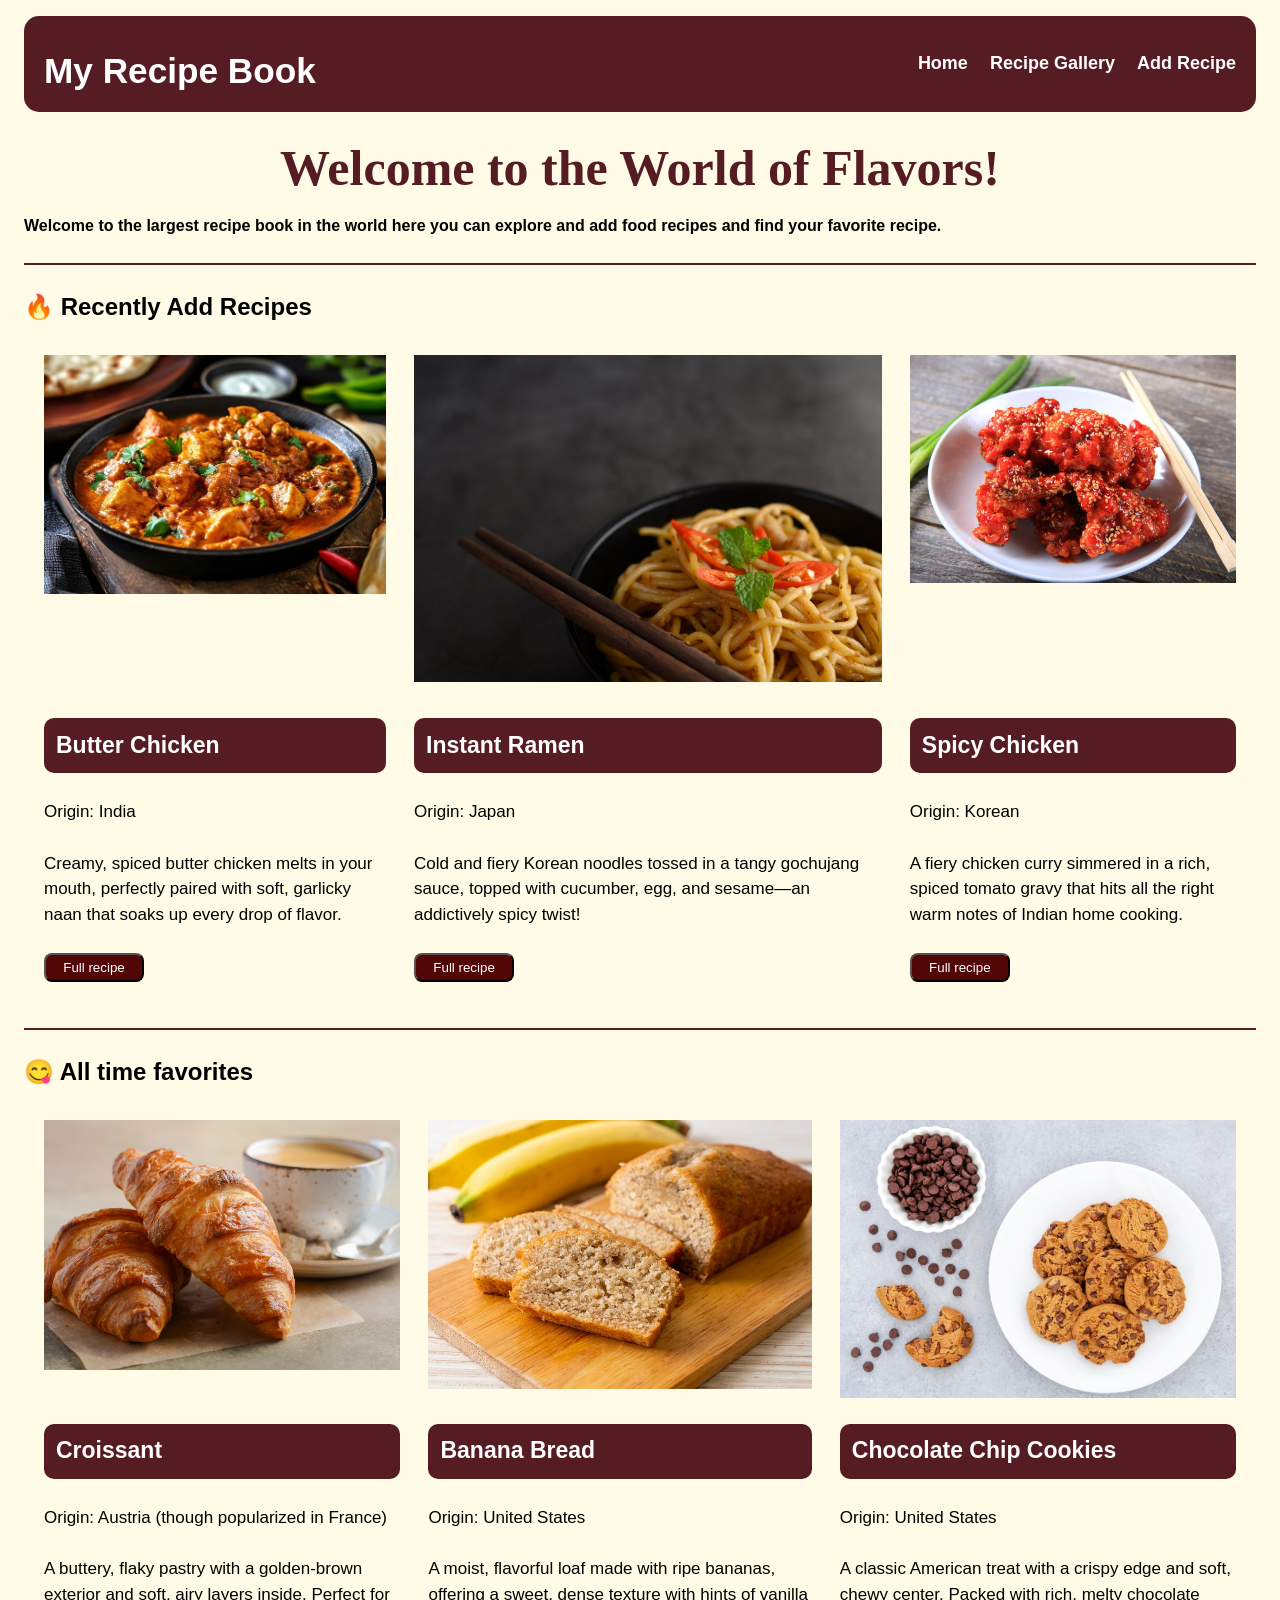
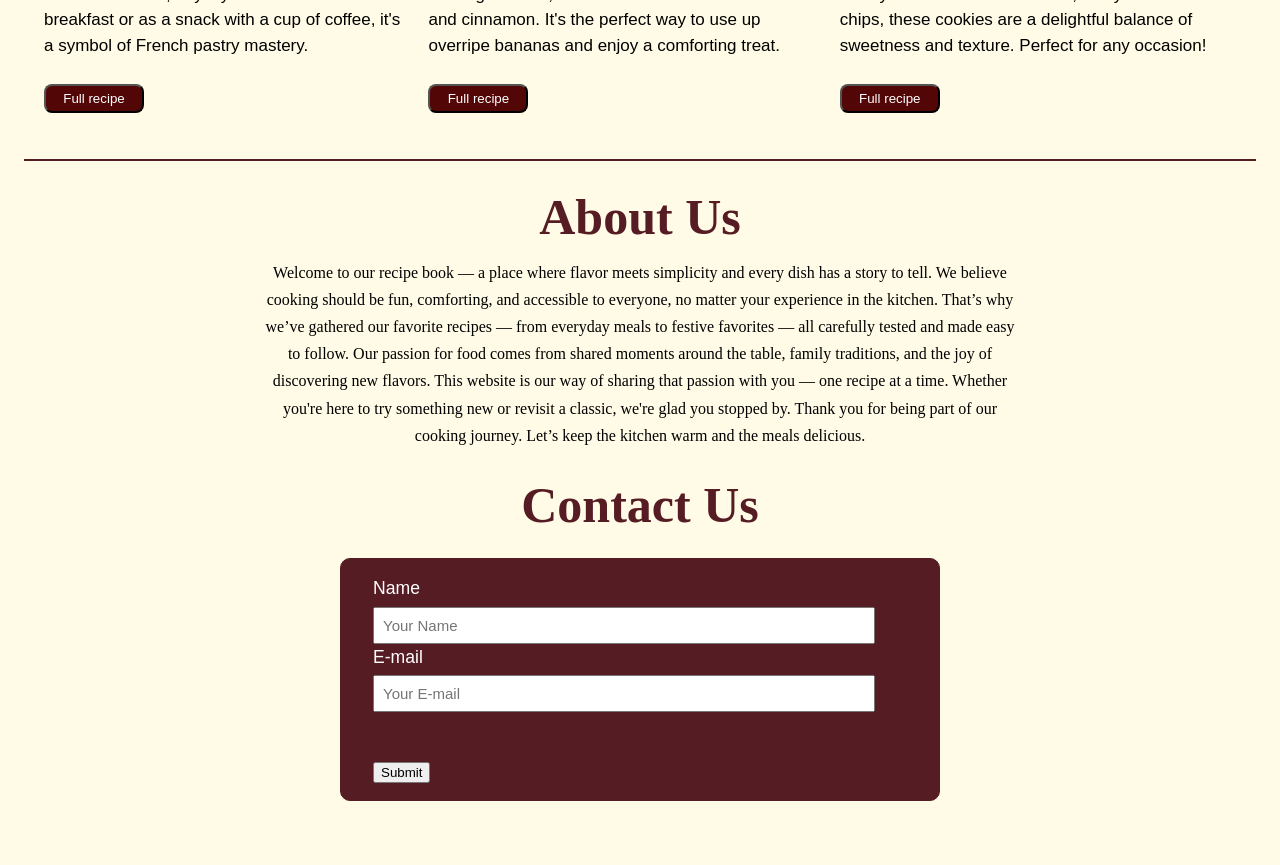
<file: Index.html>
<!DOCTYPE html>
<html lang="en">
<head>
    <meta charset="UTF-8">
    <meta name="viewport" content="width=device-width, initial-scale=1.0">
    <title>index.html</title>
    <link rel="stylesheet" href="assets/css/site.css">
    <style type="text/css">
        a{
            text-decoration: none; font-family: Arial, Helvetica, sans-serif; color: #fff;
        }
        .navbar{
            background-color: #561C24; padding-right: 20px; padding-left: 25px; height: 70px; padding-top: 10px; border-radius: 15px;
        }
        .navdiv{
            display: flex; align-items: center; justify-content: space-between;
        }
        .logo a{
            font-size: 35px; font-weight: 600; color: white; padding-top: 15px;
        }
        li{
             display: inline-block;
        }
        li a{
            color: white; font-size: 18px; font-weight: bold; margin-right: 25px;
        }
        .box{
            width: 175px; height: 55px; background-color: #561C24; border-color: black; border-radius: 10px; position: relative; margin: 0;
        }
        .box{
            font-size: 23px; font-weight: 600; color: white; padding-left: 10px;  display: flex; align-items: center; font-family: Arial, Helvetica, sans-serif;
        }
        td button{
            padding: 5px; height: 5%; width: 100px; background-color: rgb(83, 6, 6); border-radius: 8px;
        }
        table{
            font-family: Arial, Helvetica, sans-serif;
        }
        h2{
            font-family: Arial, Helvetica, sans-serif;
        }
        p{
            font-family: Arial, Helvetica, sans-serif; font-weight: 600;
        }
        table td{
            font-family: 'Gill Sans', 'Gill Sans MT', Calibri, 'Trebuchet MS', sans-serif; font-size: 17px;
        }
        h1{
            text-align: center; color: #561C24; font-size: 50px;
        }
        article{
            word-wrap: break-word; width: 600px; text-align: center; margin-left: 500px;
        }
        .fieldset{
             width: 600px !important; max-width: 100%; padding: 1em 4em 1em 2em; border: solid 1px #561C24; border-radius: 10px; background-color: #561C24; margin: 24px auto; text-align: left;
        }
        .fieldset fieldset{
            border: 0; padding: 0; margin: 0;
        }
        .form-container{
            display: block; padding-top: 5px;
        }
        .form-container input{
            width: 100%; max-width: 100%; padding: 8px; font-size: 15px; font-family: Arial, Helvetica, sans-serif;
        }
        label{
            color: #fff; position: relative; font-size: 1.1em; font-family: Arial, Helvetica, sans-serif; 
        }
         hr{
           border: #561C24 0.25px solid;
        }
    </style>
</head>
<body style="background-color: #FFFBE6;">
    <aside>
        <nav class="navbar">
            <div class="navdiv">
                <div class="logo"><a href="#">My Recipe Book</a> </div>
            <ul>
                <li><a href="index.html">Home</a></li>
                <li><a href="Recipe Gallery.html">Recipe Gallery</a></li>
                <li><a href="Add recipe.html">Add Recipe</a></li>
            </ul>
        </nav>
    </aside>
    <section1>
        <header>
            <h1>Welcome to the World of Flavors!</h1>
        </header>
        <p>Welcome to the largest recipe book in the world here you can explore and add food recipes and find your favorite recipe.</p>
        <hr>
        <h2>🔥 Recently Add Recipes</h2>
        <table>
            <tr>
                <td><img src="assets/images/butter2.jpg" alt="Butter chicken" width="500" height="350"></td>
                <td><img src="assets/images/Instant Ramen.jpg" alt="Instant Ramen" width="500" height="350"></td>
                <td><img src="assets/images/spicy2.jpg" alt="spicy chicken" width="500" height="350"></td>
            </tr>
            <tr>
                <tr>
                    <td><div class="box">Butter Chicken</div></td>
                    <td><div class="box">Instant Ramen</div></td> 
                    <td><div class="box">Spicy Chicken</div></td>
                </tr>
            </tr>
            <tr>
                <td>Origin: India</td>
                <td>Origin: Japan</td>
                <td>Origin: Korean</td>
            </tr>
            <tr>
                <td>Creamy, spiced butter chicken melts in your mouth, perfectly paired with soft, garlicky naan that soaks up every drop of flavor.</td>
                <td>Cold and fiery Korean noodles tossed in a tangy gochujang sauce, topped with cucumber, egg, and sesame—an addictively spicy twist!</td>
                <td>A fiery chicken curry simmered in a rich, spiced tomato gravy that hits all the right warm notes of Indian home cooking.</td>
            </tr>
            <tr>
                <td><button><a href="Recipe Details.html#DOTD">Full recipe</a></button></td>
                <td><button><a href="Recipe Details.html#DOTD">Full recipe</a></button></td>
                <td><button><a href="Recipe Details.html#DOTD">Full recipe</a></button></td>
            </tr>
        </table>
    </section>
    <hr>
    <main>
        <h2>😋 All time favorites</h2>
        <table>
            <tr>
                <td><img src="assets/images/Baked.png" alt="Baked" width="500" height="350"></td>
                <td><img src="assets/images/Baked2.png" alt="Baked2" width="500" height="350"></td>
                <td><img src="assets/images/Baked3.png" alt="Baked3" width="500" height="350"></td>
            </tr>
            <tr>
                <td><div class="box">Croissant </div></td>
                <td><div class="box">Banana Bread</div></td> 
                <td><div class="box">Chocolate Chip Cookies</div></td>
            </tr>
            <tr>
                <td>Origin: Austria (though popularized in France)</td>
                <td>Origin: United States</td>
                <td>Origin: United States</td>
            </tr>
            <tr>
                <td>A buttery, flaky pastry with a golden-brown exterior and soft, airy layers inside. Perfect for breakfast or as a snack with a cup of coffee, it's a symbol of French pastry mastery.</td>
                <td>A moist, flavorful loaf made with ripe bananas, offering a sweet, dense texture with hints of vanilla and cinnamon. It's the perfect way to use up overripe bananas and enjoy a comforting treat.</td>
                <td>A classic American treat with a crispy edge and soft, chewy center. Packed with rich, melty chocolate chips, these cookies are a delightful balance of sweetness and texture. Perfect for any occasion!</td>
            </tr>
            <tr>
                <td><button><a href="Recipe Details.html#Baked">Full recipe</a></button></td>
                <td><button><a href="Recipe Details.html#Baked">Full recipe</a></button></td>
                <td><button><a href="Recipe Details.html#Baked">Full recipe</a></button></td>
            </tr>
        </table>
    </main>
    <hr>
    <footer>
        <h1>About Us</h1>
        <article>Welcome to our recipe book — a place where flavor meets simplicity and every dish has a story to tell.
            We believe cooking should be fun, comforting, and accessible to everyone, no matter your experience in the kitchen. That’s why we’ve gathered our favorite recipes — from everyday meals to festive favorites — all carefully tested and made easy to follow.
            Our passion for food comes from shared moments around the table, family traditions, and the joy of discovering new flavors. This website is our way of sharing that passion with you — one recipe at a time.
            Whether you're here to try something new or revisit a classic, we're glad you stopped by. Thank you for being part of our cooking journey. Let’s keep the kitchen warm and the meals delicious.</article>
            <h1>Contact Us</h1>
            <form action="#" method="post">
                <div class="fieldset">
                <fieldset>
                <label for="N">Name</label>
                <div class="form-container"><input type="text" id="N" name="info" placeholder="Your Name" required></div>
                <label for="E">E-mail</label>
                <div class="form-container"><input type="email" name="info" id="E" placeholder="Your E-mail" required></div><br><br>
                <input type="button" value="Submit">
            </fieldset>
        </div>
        </form>
    </footer>
</body>
</html>
</file>
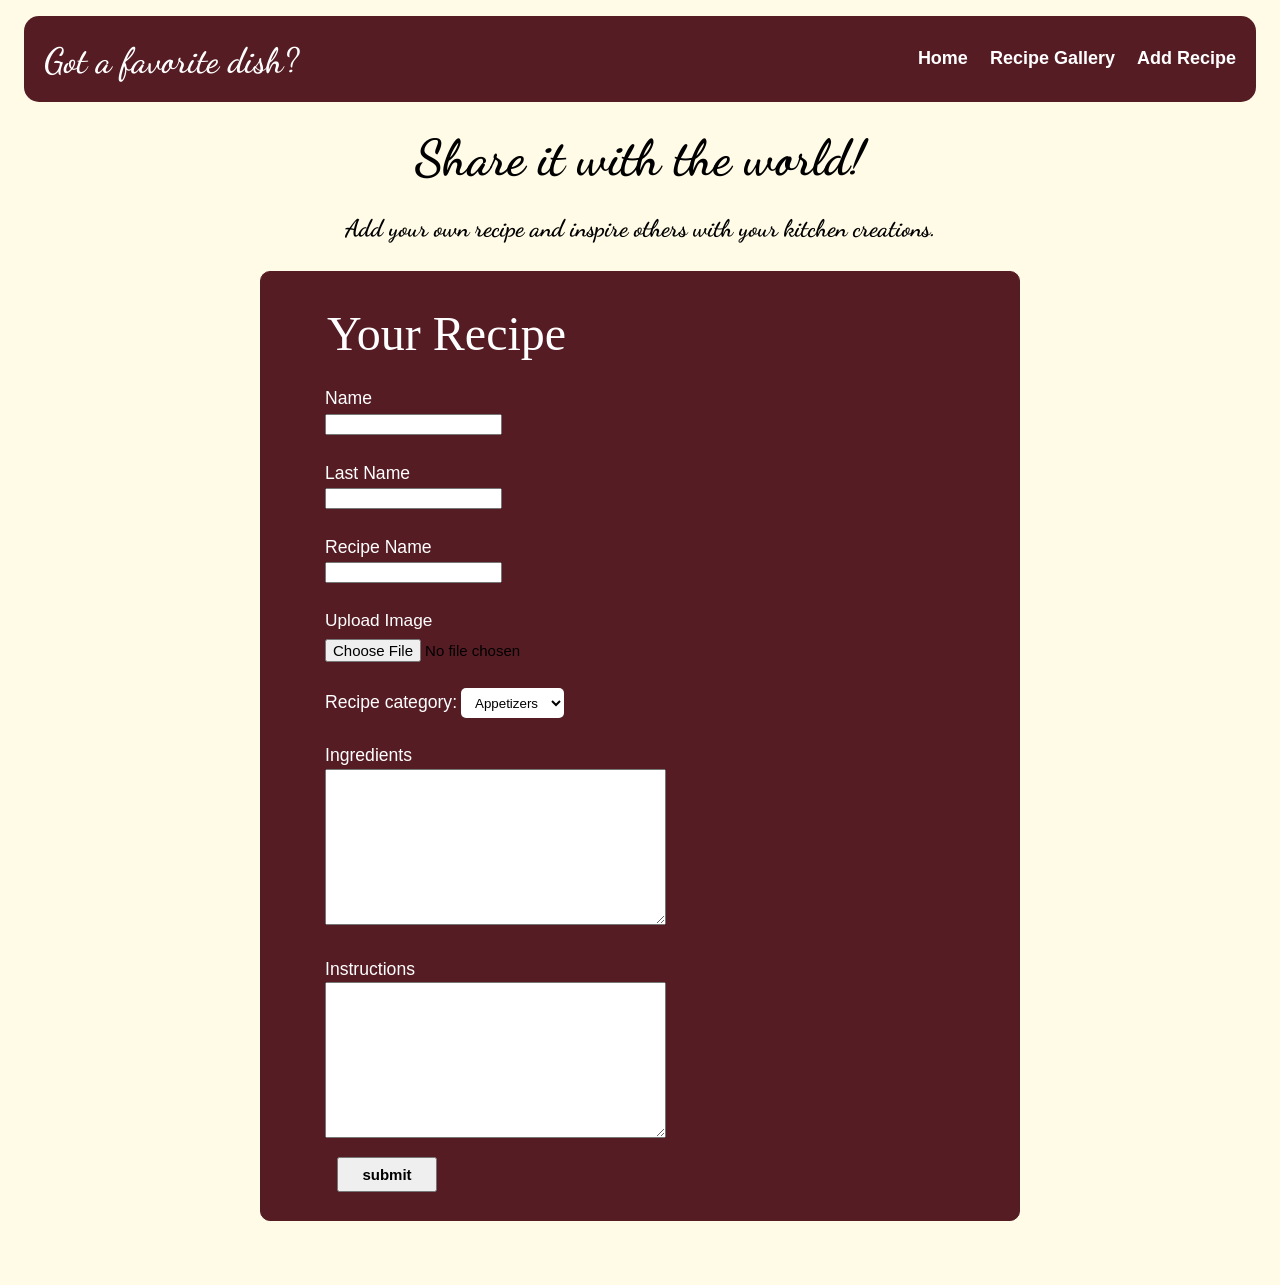
<file: Add recipe.html>
<!DOCTYPE html>
<html lang="en">
<head>
    <meta charset="UTF-8">
    <meta name="viewport" content="width=device-width, initial-scale=1.0">
    <title>Add Recipe</title>
    <link rel="stylesheet" href="assets/css/site.css">
    <link rel="preconnect" href="https://fonts.googleapis.com">
    <link rel="preconnect" href="https://fonts.gstatic.com" crossorigin>
    <link href="https://fonts.googleapis.com/css2?family=Dancing+Script:wght@700&display=swap" rel="stylesheet">
    <style type="text/css">
        a{
            text-decoration: none; font-family: Arial, Helvetica, sans-serif;
        }
        .navbar{
            background-color: #561C24; padding-right: 20px; padding-left: 25px; height: 60px; padding-top: 10px; border-radius: 15px;
        }
        .navdiv{
            display: flex; align-items: center; justify-content: space-between;
        }
        .logo a{
            font-size: 35px; font-weight: 600; color: white; padding-top: 5px; font-family: dancing script;
        }
        li{
            list-style: none; display: inline-block;
        }
        li a{
            color: white; font-size: 18px; font-weight: bold; margin-right: 25px; 
        }
        .font{
            font-family: dancing script; color:black; text-align: center;
        }
        .fieldset{
            padding: 1em 4em; padding-right: 15px; border: solid 1px #561C24; border-radius: 10px; background-color: #561C24; width: 700px;
            margin-left: auto; margin-right: auto; text-align: left;
        }
        .legend{
            font-size: 3em; color: white; padding-bottom: 15px; margin-left: auto; margin-right: auto; padding-top: 10px;
        }
        .form-container :hover{
            border: 2px solid;  border-radius: 8px; background-color: #561C24; color: white;
        }
        .form-container :focus{
            border: 2px solid rgb(60, 27, 3); border-radius: 8px; display: block; text-align: center;
        } 
        label{
            color: #fff; position: relative; font-size: 1.1em; font-family: Arial, Helvetica, sans-serif; 
        }
        .box{
            padding-top: 5px;
        }
        .box input{
            font-size: 15px; font-weight: 600; font-family: Arial, Helvetica, sans-serif ;
        }
        .img label{
             font-size: 17.25px; font-weight: 400; font-family: Arial, Helvetica, sans-serif;
        }
        .img input{
            text-align: center; font-size: 15px; font-weight: 400; font-family: Arial, Helvetica, sans-serif; width: 250px; height: 30px; padding-top: 5px;
        }
        .category label{
            font-size: 1.25; font-family: Arial, Helvetica, sans-serif;
        }
        .category select{
            background-color: #fff; color: black; border: 1px #fff; border-radius: 5px; height: 30px; 
            font-family: Arial, Helvetica, sans-serif; text-align: center;
        }
    </style>
</head>
<body style="background-color: #FFFBE6;">
    <nav class="navbar">
        <div class="navdiv">
        <div class="logo"><a href="#">Got a favorite dish?</a></div>
        <ul>
            <li><a href="index.html">Home</a></li>
            <li><a href="Recipe Gallery.html">Recipe Gallery</a></li>
            <li><a href="Add recipe.html">Add Recipe</a></li>
        </ul>
    </nav>
    <header>
        <div class="font">
            <h1>Share it with the world!</h1>
           <p><h2>Add your own recipe and inspire others with your kitchen creations.</h></p> 
        </div>
   </header>
   <main>
    <form action="#" method="post">
        <div class="fieldset">
        <div class="legend"><legend>Your Recipe</legend></div>
            <label for="name">Name</label><br>
            <div class="form-container">
            <input type="text" id="name" name="info" required><br><br></div>
            <label for="last">Last Name</label><br>
            <div class="form-container">
            <input type="text" id="last" name="info" required><br><br></div>
            <label for="re-name">Recipe Name</label><br>
            <div class="form-container">
            <input type="text" id="re-name" name="info" required><br><br></div>
            <div class="img">
            <label for="Re-img">Upload Image</label><br>
            <input type="file" name="img" id="Re-img" required><br><br></div>
            <div class="category">
                <label for="Re-Cat">Recipe category:</label>
                <select name="Recipe category" id="Re" placeholder="option">
                    <option value="Appetizers">Appetizers</option><hr>
                    <option value="Main Courses">Main Courses</option><hr>
                    <option value="Side Dishes">Side Dishes</option><hr>
                    <option value="Brunch">Brunch</option><hr>
                    <option value="Fast Food">Fast Food</option><hr>
                    <option value="Desserts">Desserts</option><hr>
                    <option value="Baked Goods">Baked Goods</option><hr>
                    <option value="Salads">Salads</option><hr>
                    <option value="Beverages">Beverages</option>
                </select><br><br>
            </div>
            <label for="ingre">Ingredients</label><br>
            <div class="form-container">
            <textarea name="ingrideants" id="ingre" rows="10" cols="40" required></textarea><br><br></div>
            <label for="instru">Instructions</label><br>
            <div class="form-container">
            <textarea name="instructions" id="instru" rows="10" cols="40" required></textarea></div>
            <div class="box">
            <input type="submit" value="submit" style="height:35px; width:100px" required></div>
        </div>
    </form> 
   </main>
</body>
</html>
</file>
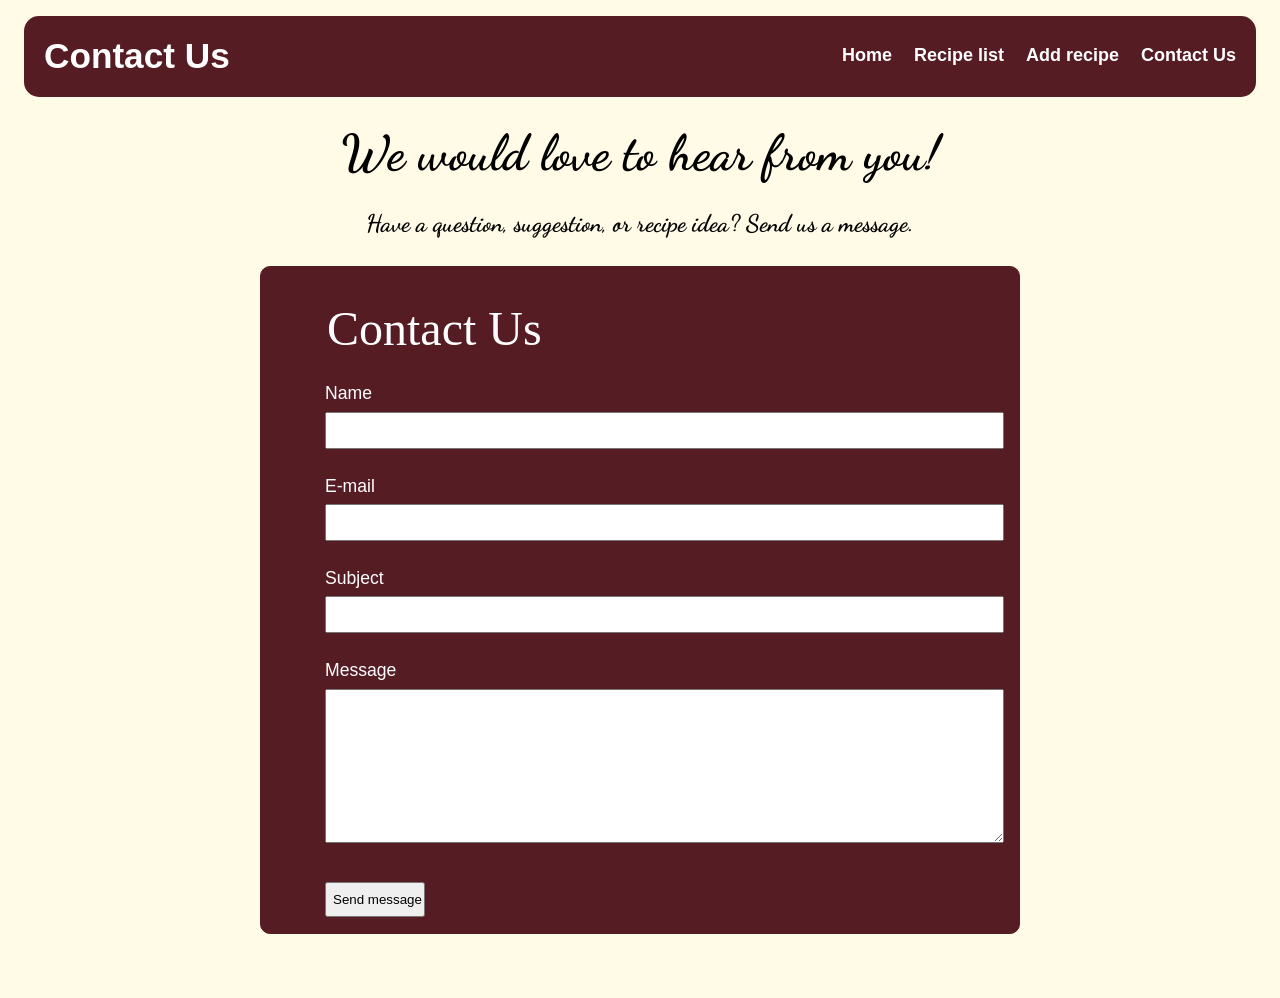
<file: contact us.html>
<!DOCTYPE html>
<html lang="en">
<head>
    <meta charset="UTF-8">
    <meta name="viewport" content="width=device-width, initial-scale=1.0">
    <title>Contact Us</title>
    <link rel="stylesheet" href="assets/css/site.css">
    <link rel="preconnect" href="https://fonts.googleapis.com">
    <link rel="preconnect" href="https://fonts.gstatic.com" crossorigin>
    <link href="https://fonts.googleapis.com/css2?family=Dancing+Script:wght@700&display=swap" rel="stylesheet">
    <style type="text/css">
        a{
            text-decoration: none; font-family: Arial, Helvetica, sans-serif
        }
        .navbar{
            background-color: #561C24; padding-right: 20px; padding-left: 20px; height: 55px; border-radius: 15px;
        }
        .navdiv{
            display: flex; align-items: center; justify-content: space-between; 
        }
        .logo a{
            font-size: 35px; font-weight: 600; color: white;
        }
        li{
            list-style: none; display: inline-block;
        }
        li a{
            color: white; font-size: 18px; font-weight: bold; margin-right: 25px; 
        }
        body{
            background-color: #FFFBE6;
        }
        .font{
            font-family: dancing script; color: black; text-align: center;
        }
        .fieldset{
            padding: 1em 4em; padding-right: 15px; border: solid 1px #561C24; border-radius: 10px; background-color: #561C24; width: 700px;
            margin-left: auto; margin-right: auto; text-align: left;
        }
        .legend{
            font-size: 3em; color: white; padding-bottom: 15px; margin-left: auto; margin-right: auto; padding-top: 10px;
        }
        label{
            color: #fff; position: relative; font-size: 1.1em; font-family: Arial, Helvetica, sans-serif;
        }
        .form-container{
            padding-top: 5px;
        }
        .form-container input,
        .form-container textarea{
            width: 100%; max-width: 100%; padding: 8px; font-size: 15px; font-family: Arial, Helvetica, sans-serif;
        }
        .form-container textarea{
            resize: vertical;
        }
        .submit-button{
            height: 35px; width: 100px; margin-top: 8px;
        }
    </style>
</head>
<body>
    <aside>
        <nav class="navbar">
            <div class="navdiv">
                <div class="logo"><a href="#">Contact Us</a> </div>
            <ul>
                <li><a href="index.html">Home</a></li>
                <li><a href="Recipe list.html">Recipe list</a></li>
                <li><a href="Add recipe.html">Add recipe</a></li>
                <li><a href="contact us.html">Contact Us</a></li>
            </ul>
        </nav>
    </aside>
    <header>
        <div class="font">
            <h1>We would love to hear from you!</h1>
            <p><h2>Have a question, suggestion, or recipe idea? Send us a message.</h2></p>
        </div>
    </header>
    <main>
        <form action="#" method="post">
            <div class="fieldset">
                <div class="legend"><legend>Contact Us</legend></div>
                <label for="name">Name</label><br>
                <div class="form-container">
                    <input type="text" id="name" name="name" required><br><br>
                </div>
                <label for="email">E-mail</label><br>
                <div class="form-container">
                    <input type="email" id="email" name="email" required><br><br>
                </div>
                <label for="subject">Subject</label><br>
                <div class="form-container">
                    <input type="text" id="subject" name="subject" required><br><br>
                </div>
                <label for="message">Message</label><br>
                <div class="form-container">
                    <textarea id="message" name="message" rows="8" required></textarea><br><br>
                </div>
                <input class="submit-button" type="submit" value="Send message">
            </div>
        </form>
    </main>
</body>
</html>
</file>
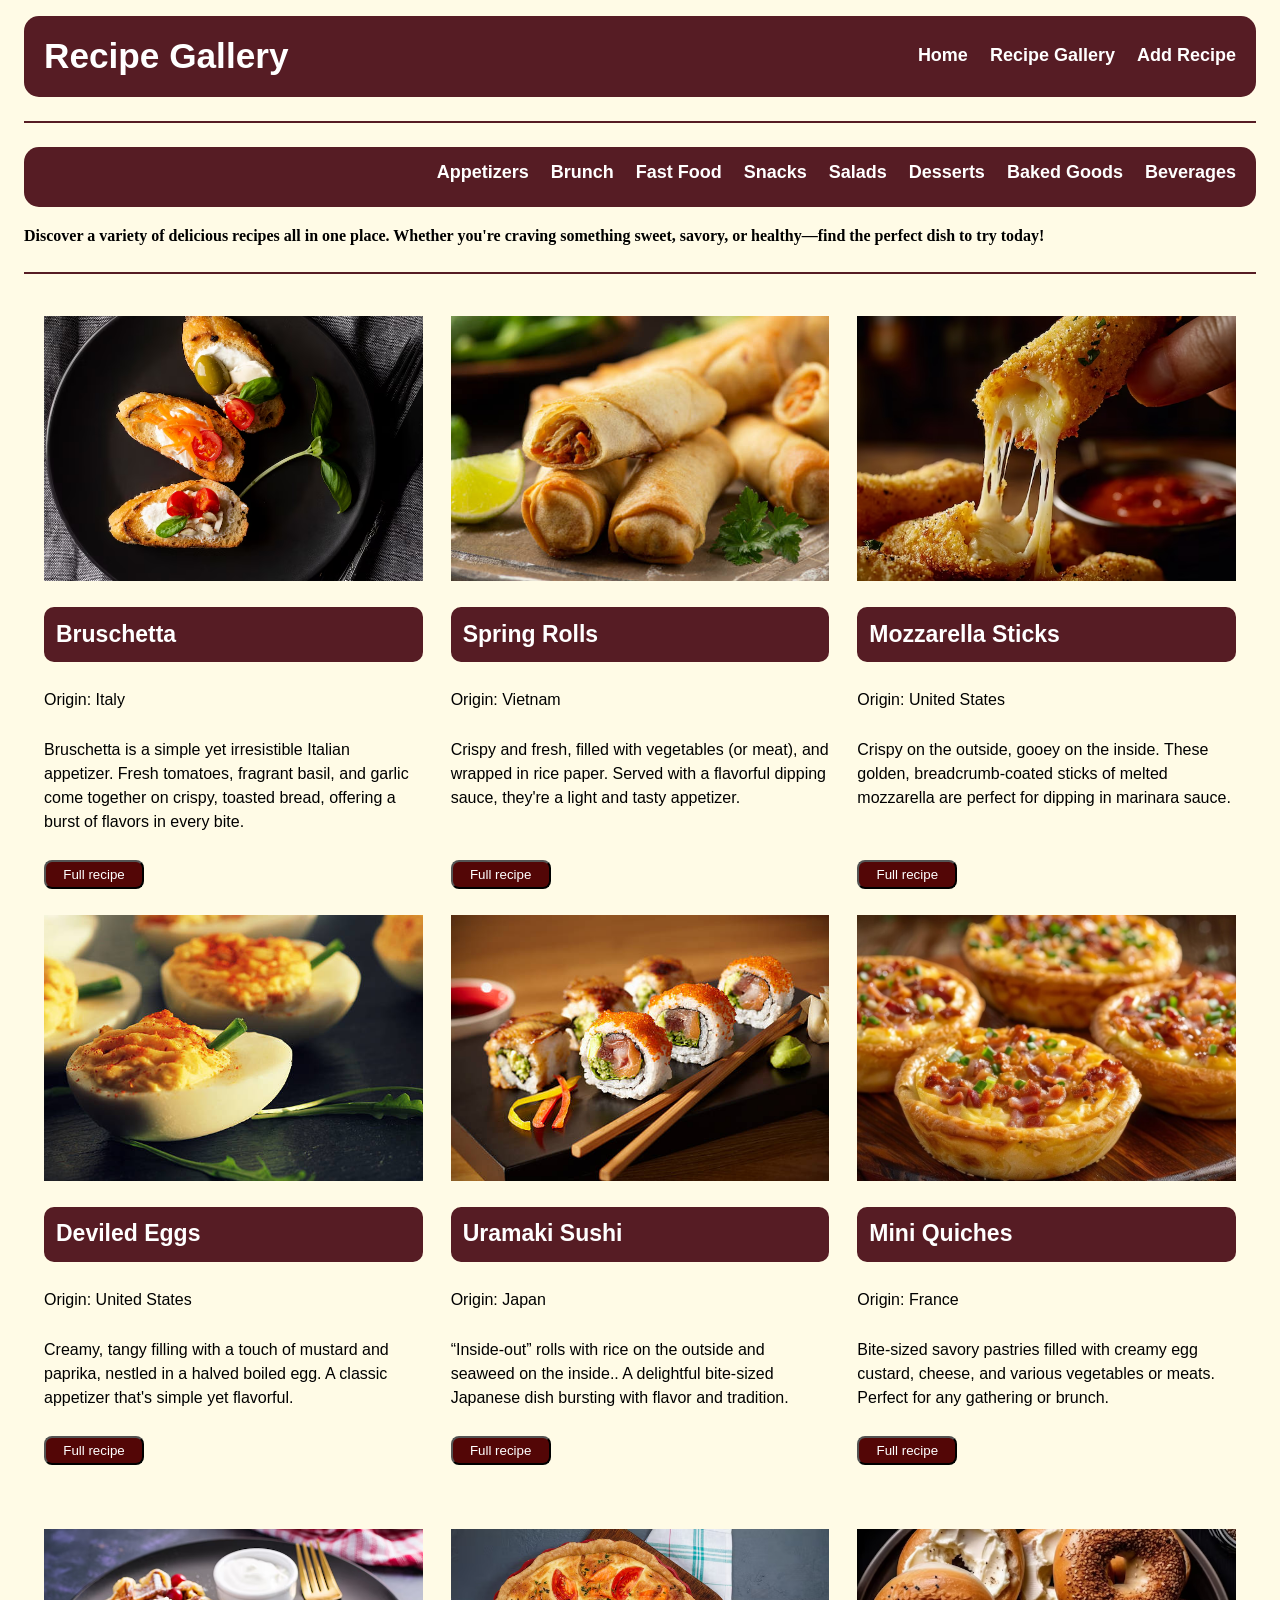
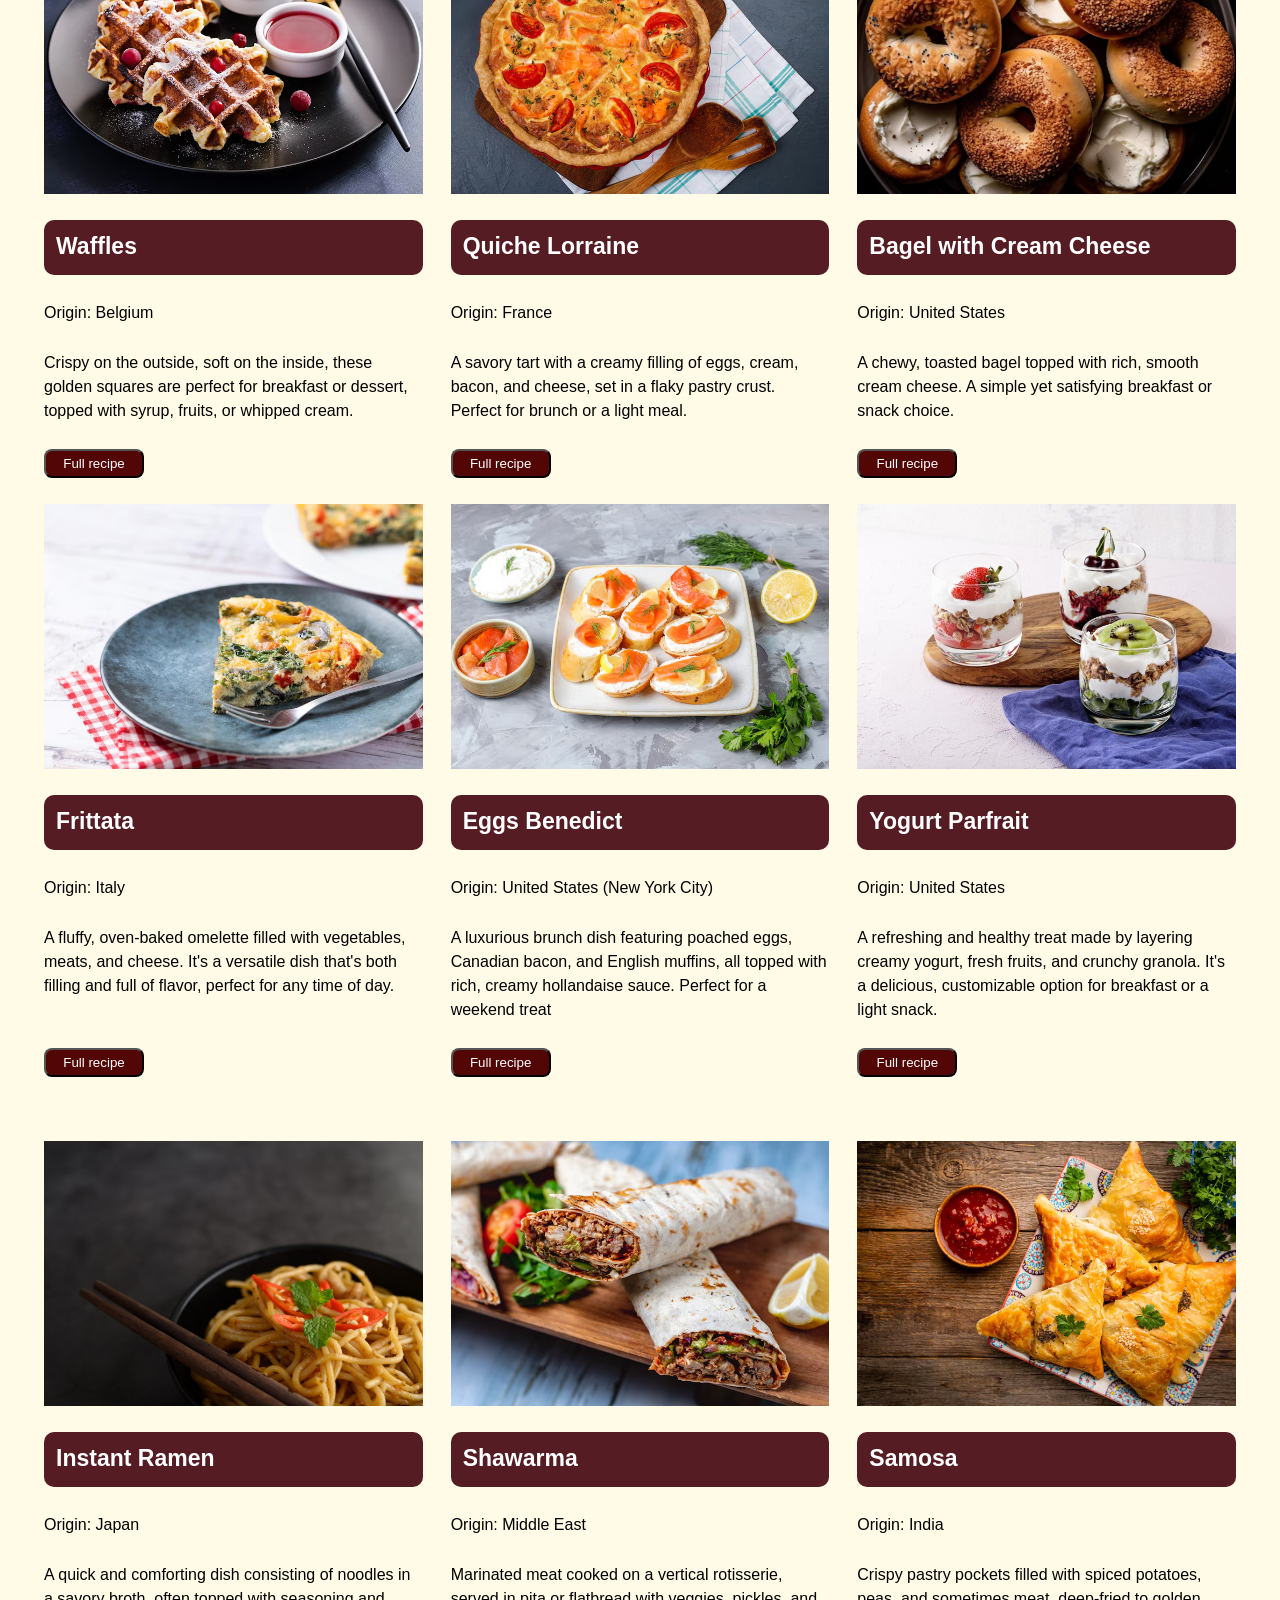
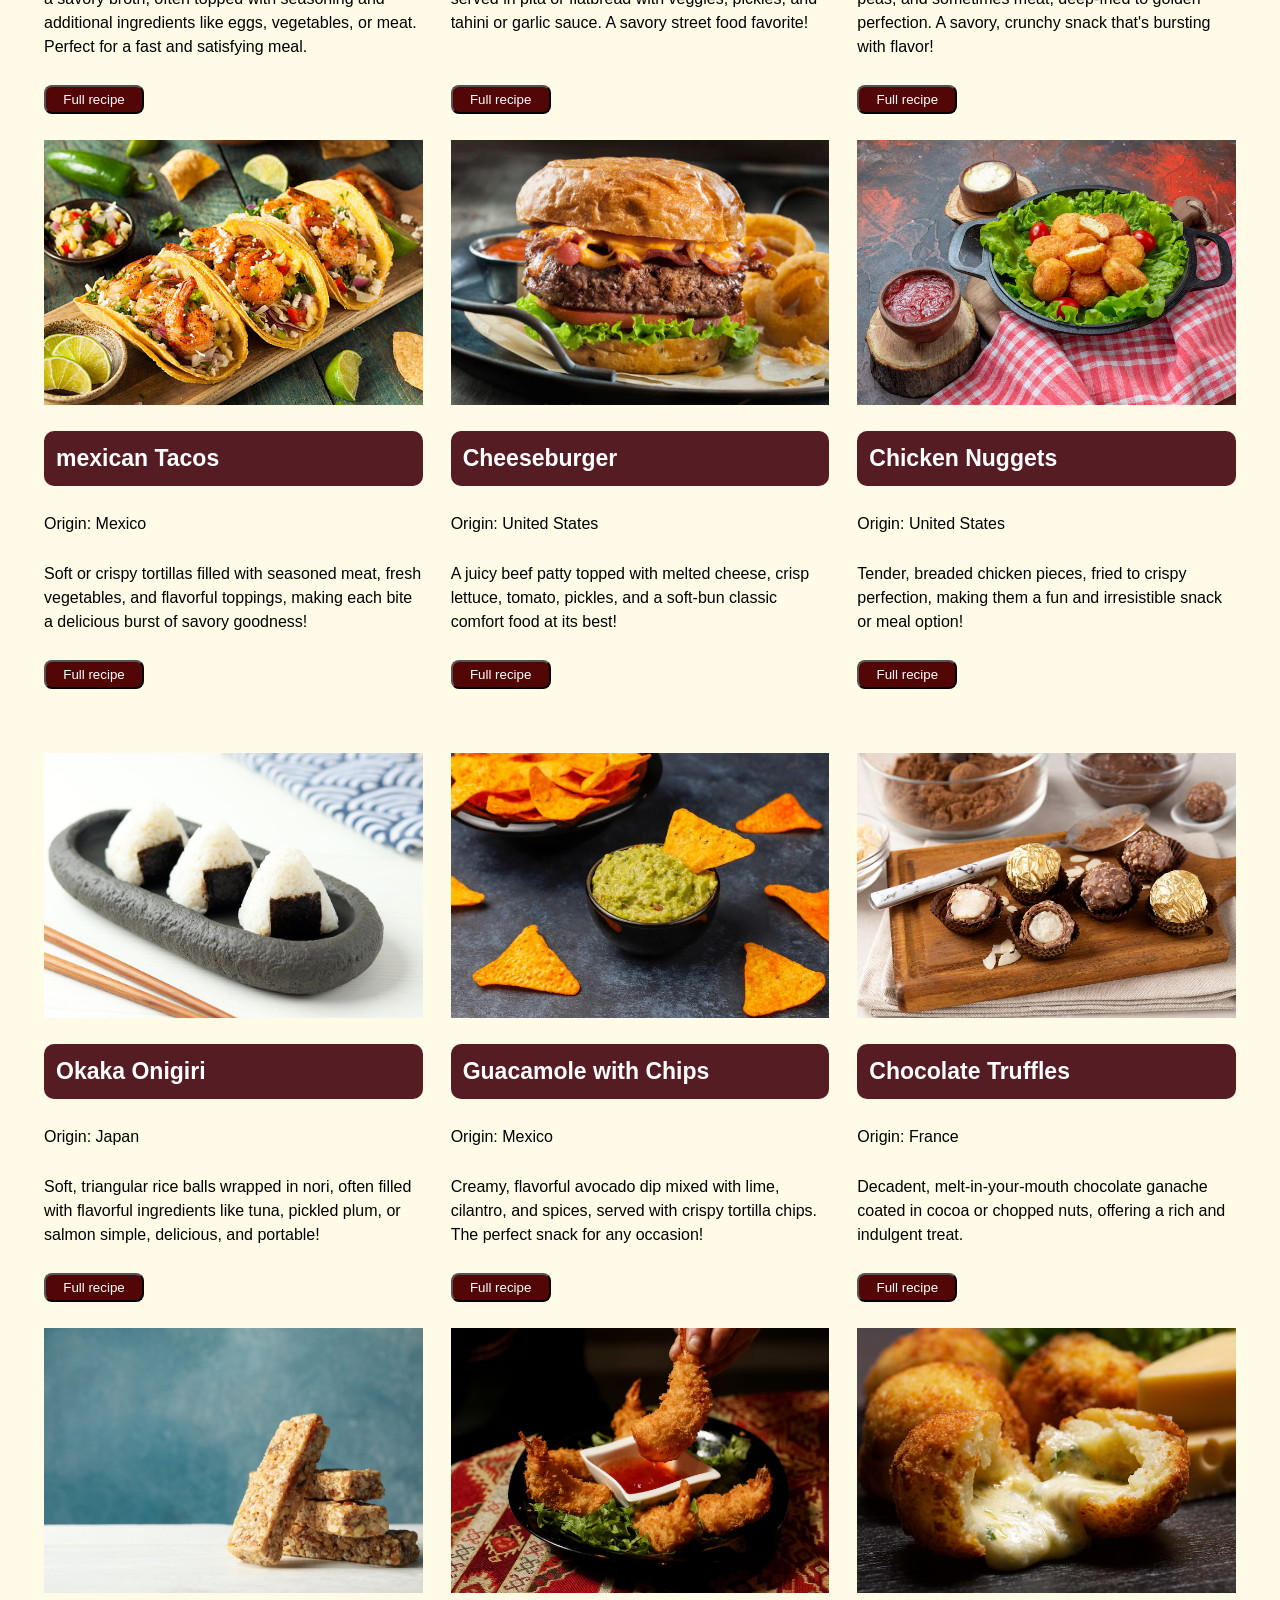
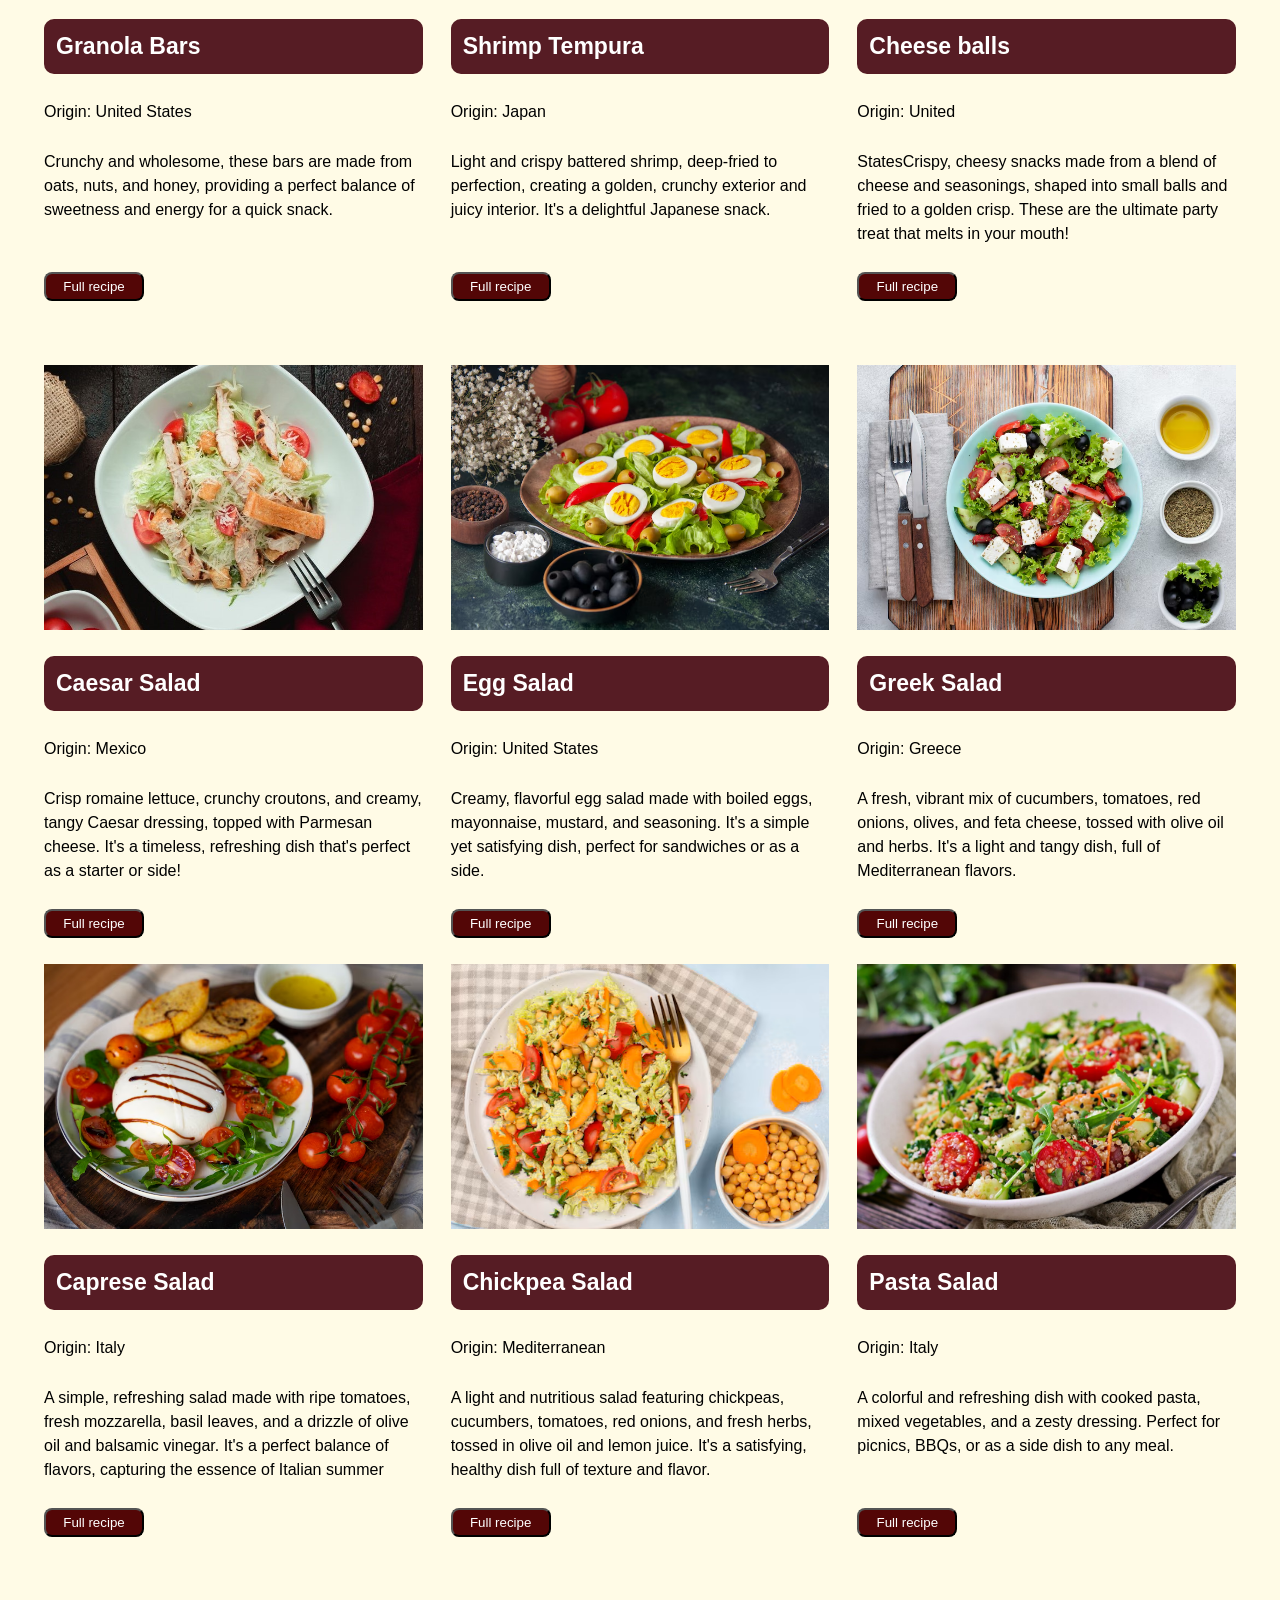
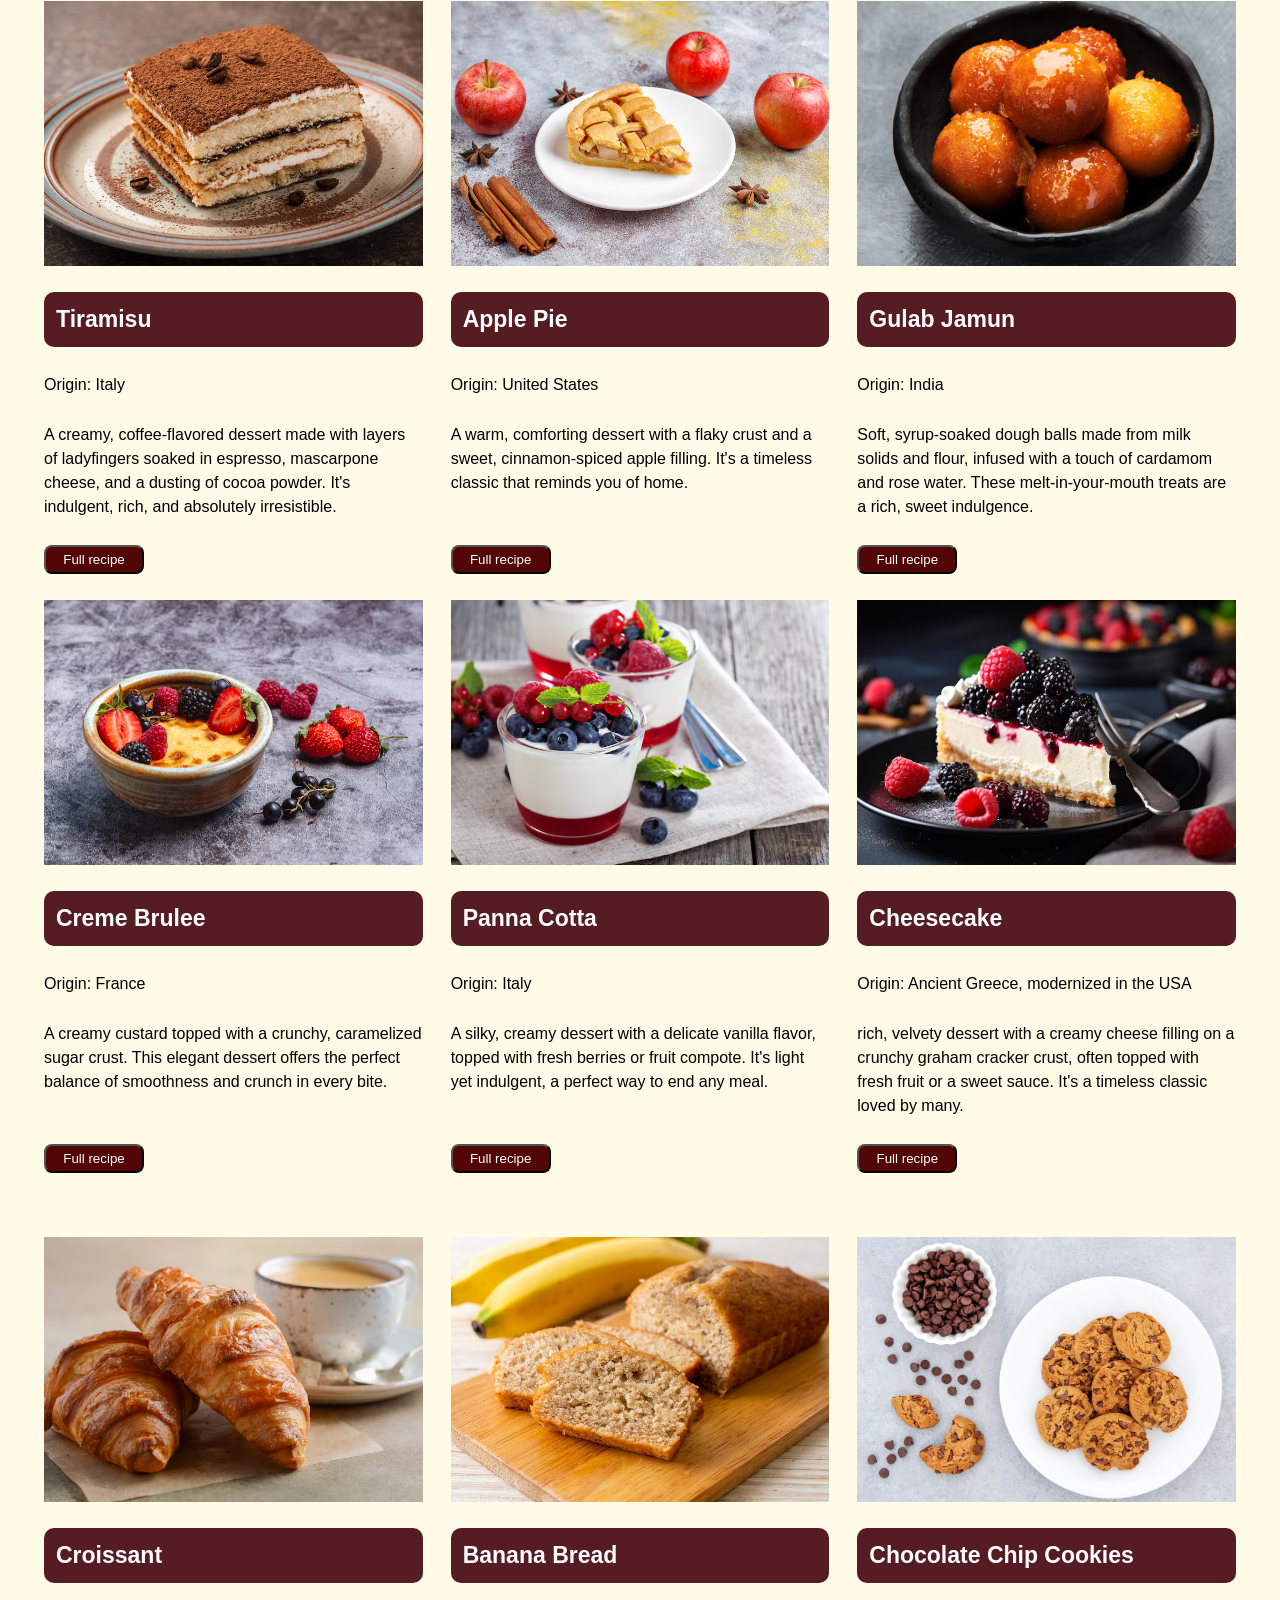
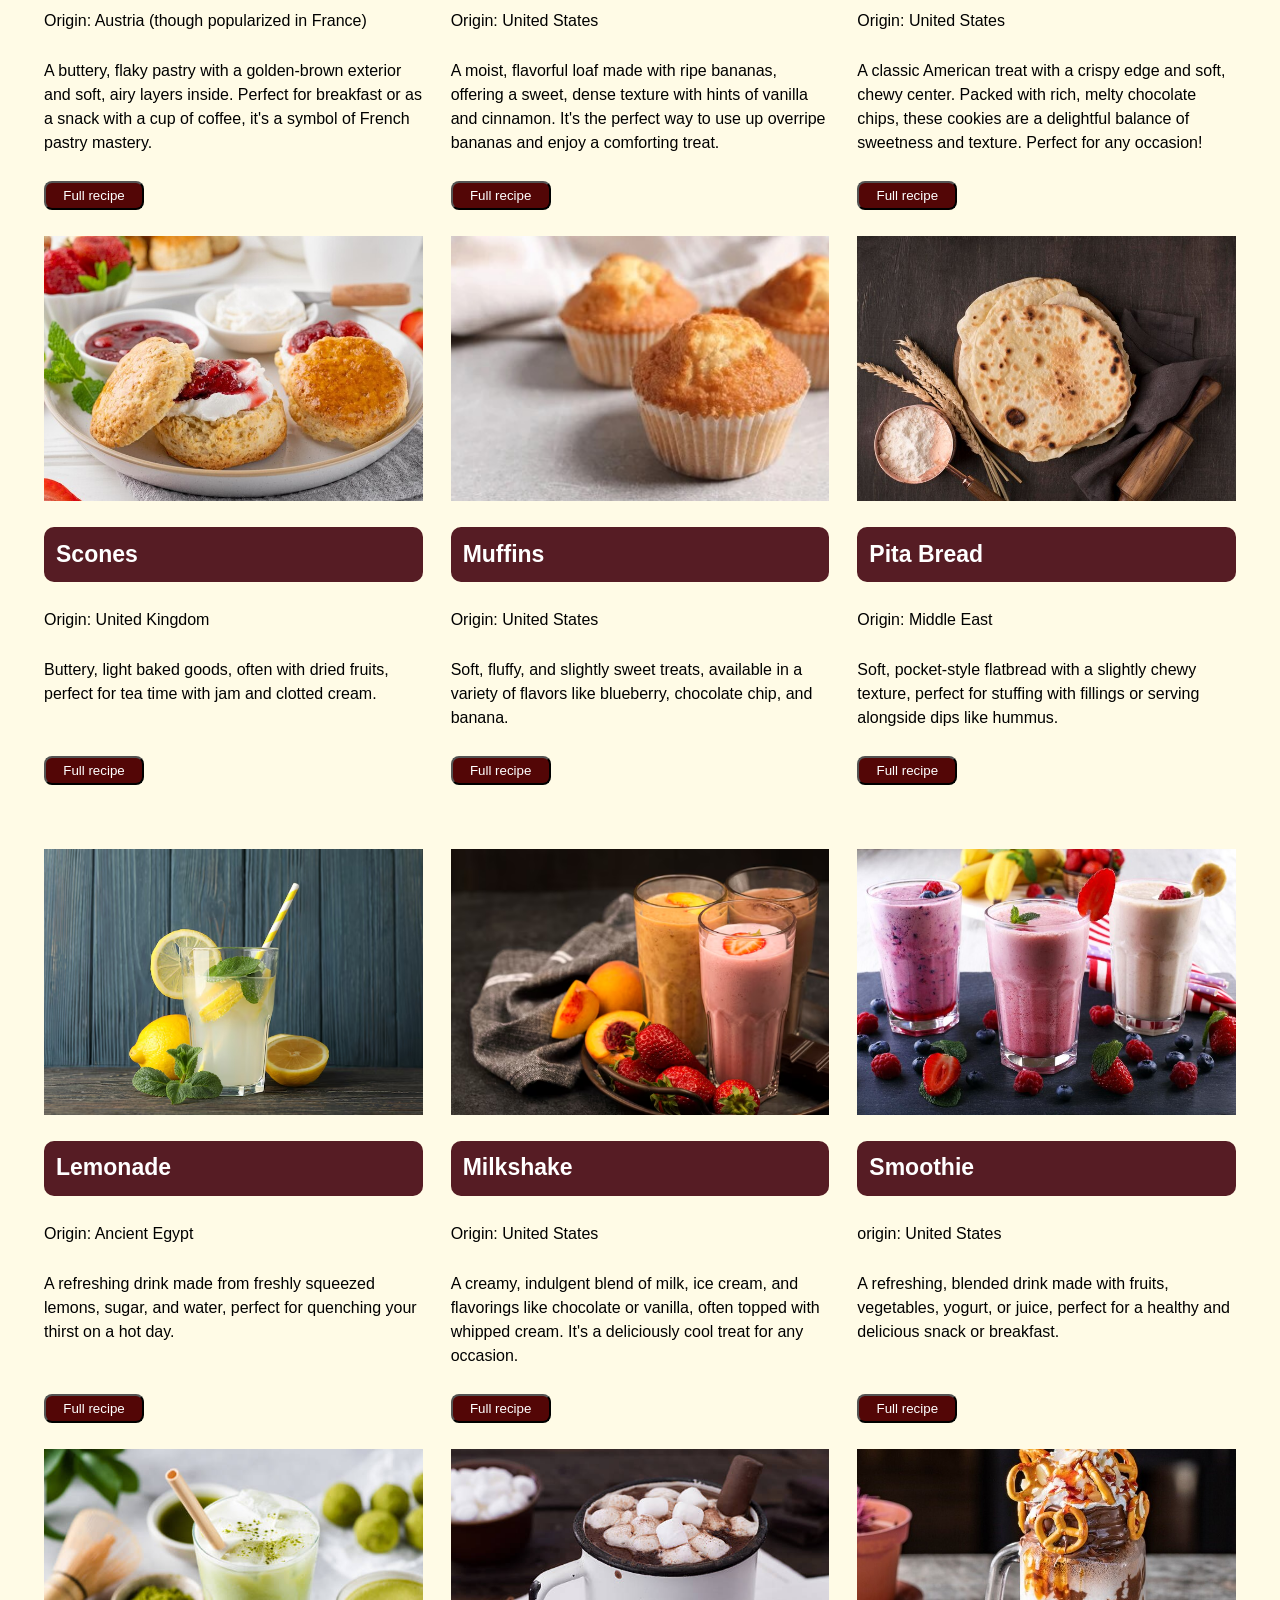
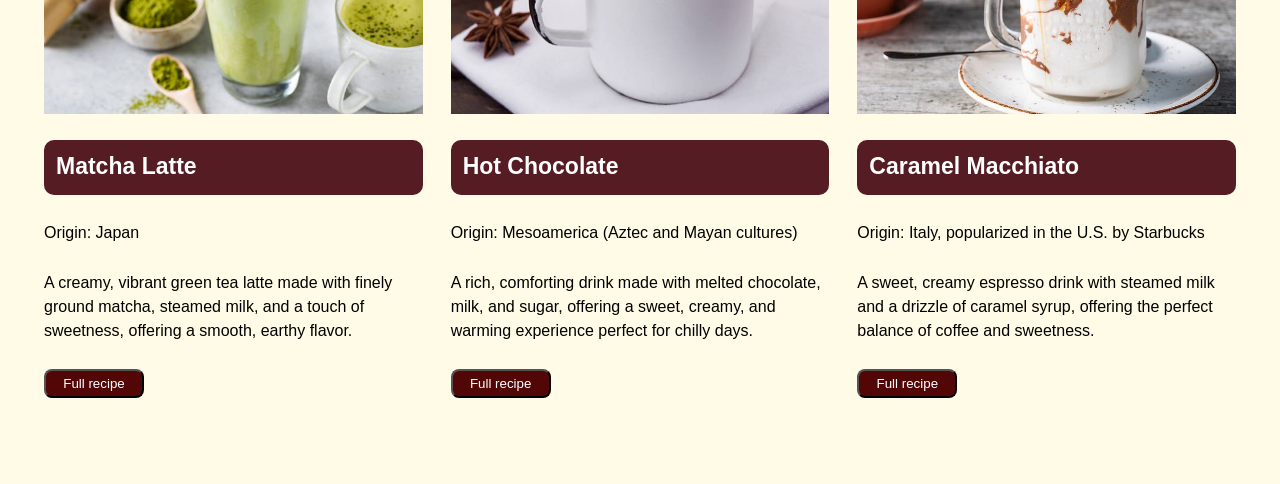
<file: Recipe Gallery.html>
<!DOCTYPE html>
<html lang="en">
<head>
    <meta charset="UTF-8">
    <meta name="viewport" content="width=device-width, initial-scale=1.0">
    <title>Recipe list</title>
    <link rel="stylesheet" href="assets/css/site.css">
    <style type="text/css">
        a{
            text-decoration: none; font-family: Arial, Helvetica, sans-serif; color: #fff;   
        }
        .navbar{
            background-color: #561C24; padding-right: 20px; padding-left: 25px; height: 60px; border-radius: 15px; padding-top: 5px; text-align: center; 
        }
        .navdiv{
            display: flex; align-items: center; justify-content: space-between;
        }
        .logo a{
            font-size: 35px; font-weight: 600; color: white;
        }
        li{
             display: inline-block;
        }
        li a{
            color: white; font-size: 18px; font-weight: bold; margin-right: 25px;
        }
        .box{
            width: 175px; height: 55px; background-color: #561C24; border-color: black; border-radius: 10px; position: relative; margin: 0;
        }
        .box{
            font-size: 23px; font-weight: 600; color: white; padding-left: 10px;  display: flex; align-items: center; font-family: Arial, Helvetica, sans-serif;
        }
        td button{
            padding: 5px; height: 5%; width: 100px; background-color: rgb(83, 6, 6); border-radius: 8px;
        }
        table{
            width: 1505px; table-layout: fixed; word-wrap: break-word; font-family: 'Franklin Gothic Medium', 'Arial Narrow', Arial, sans-serif;
        }
         hr{
           border: #561C24 0.25px solid;
        }
    </style>
</head>
<body style="background-color: #FFFBE6;">
    <aside>
        <nav class="navbar">
        <div class="navdiv">
            <div class="logo"><a href="#">Recipe Gallery </a></div>
        <ul>
            <li><a href="index.html">Home</a></li>
            <li><a href="Recipe Gallery.html">Recipe Gallery</a></li>
            <li><a href="Add recipe.html">Add Recipe</a></li>
        </ul>
    </nav>
    <hr>
    <nav class="navbar">
        <ul>
            <li><a href="#App">Appetizers</a></li>
            <li><a href="#Bran">Brunch</a></li>
            <li><a href="#Fast">Fast Food</a></li>
            <li><a href="#Snack">Snacks</a></li>
            <li><a href="#Salad">Salads</a></li>
            <li><a href="#Des">Desserts</a></li>
            <li><a href="#Baked">Baked Goods</a></li>
            <li><a href="#Bev">Beverages</a></li>
        </ul>
    </nav>
    </aside>
    <section1>
        <Header>
            <p><strong>Discover a variety of delicious recipes all in one place. Whether you're craving something sweet, savory, or healthy—find the perfect dish to try today!</strong></p>
            <hr>
        </Header>
        <table id="App">
            <tr>
                <td><img src="assets/images/App1.png" alt="App1" width="500" height="350"></td>
                <td><img src="assets/images/App2.png" alt="App2" width="500" height="350"></td>
                <td><img src="assets/images/App3.png" alt="App3" width="500" height="350"></td>
            </tr>
            <tr>
                <td><div class="box">Bruschetta</div></td>
                <td><div class="box">Spring Rolls</div></td> 
                <td><div class="box">Mozzarella Sticks</div></td>
            </tr>
            <tr>
                <td>Origin: Italy</td>
                <td>Origin: Vietnam</td>
                <td>Origin: United States</td>
            </tr>
            <tr>
                <td>Bruschetta is a simple yet irresistible Italian appetizer. Fresh tomatoes, fragrant basil, and garlic come together on crispy, toasted bread, offering a burst of flavors in every bite.</td>
                <td>Crispy and fresh, filled with vegetables (or meat), and wrapped in rice paper. Served with a flavorful dipping sauce, they're a light and tasty appetizer.</td>
                <td>Crispy on the outside, gooey on the inside. These golden, breadcrumb-coated sticks of melted mozzarella are perfect for dipping in marinara sauce.</td>
            </tr>
            <tr>
                <td><button><a href="Recipe Details.html#App">Full recipe</a></button></td>
                <td><button><a href="Recipe Details.html#App">Full recipe</a></button></td>
                <td><button><a href="Recipe Details.html#App">Full recipe</a></button></td>
            </tr>
            <tr>
                <td><img src="assets/images/App4.png" alt="App4" width="500" height="350"></td>
                <td><img src="assets/images/sushi.jpg" alt="App5" width="500" height="350"></td>
                <td><img src="assets/images/App6.png" alt="App6" width="500" height="350"></td>
            </tr>
            <tr>
                <td><div class="box">Deviled Eggs</div></td>
                <td><div class="box">Uramaki Sushi</div></td> 
                <td><div class="box"> Mini Quiches</div></td>
            </tr>
            <tr>
                <td>Origin: United States</td>
                <td>Origin: Japan</td>
                <td>Origin: France</td>
            </tr>
            <tr>
                <td>Creamy, tangy filling with a touch of mustard and paprika, nestled in a halved boiled egg. A classic appetizer that's simple yet flavorful.</td>
                <td>“Inside-out” rolls with rice on the outside and seaweed on the inside.. A delightful bite-sized Japanese dish bursting with flavor and tradition.</td>
                <td>Bite-sized savory pastries filled with creamy egg custard, cheese, and various vegetables or meats. Perfect for any gathering or brunch.</td>
            </tr>
            <tr>
                <td><button><a href="Recipe Details.html#tr">Full recipe</a></button></td>
                <td><button><a href="Recipe Details.html#tr">Full recipe</a></button></td>
                <td><button><a href="Recipe Details.html#tr">Full recipe</a></button></td>
            </tr>
        </table>
    </section>
    <main>
        <table id="Bran"> 
            <tr>
                <td><img src="assets/images/Bran1.png" alt="Bran1" width="500" height="350"></td>
                <td><img src="assets/images/Bran2.png" alt="Bran2" width="500" height="350"></td>
                <td><img src="assets/images/Bran3.png" alt="Bran3" width="500" height="350"></td>
            </tr>
            <tr>
                <td><div class="box">Waffles</div></td>
                <td><div class="box">Quiche Lorraine</div></td> 
                <td><div class="box">Bagel with Cream Cheese</div></td>
            </tr>
            <tr>
                <td>Origin: Belgium</td>
                <td>Origin: France</td>
                <td>Origin: United States</td>
            </tr>
            <tr>
                <td>Crispy on the outside, soft on the inside, these golden squares are perfect for breakfast or dessert, topped with syrup, fruits, or whipped cream.</td>
                <td>A savory tart with a creamy filling of eggs, cream, bacon, and cheese, set in a flaky pastry crust. Perfect for brunch or a light meal.</td>
                <td>A chewy, toasted bagel topped with rich, smooth cream cheese. A simple yet satisfying breakfast or snack choice.</td>
            </tr>
            <tr>
                <td><button><a href="Recipe Details.html#Bran">Full recipe</a></button></td>
                <td><button><a href="Recipe Details.html#Bran">Full recipe</a></button></td>
                <td><button><a href="Recipe Details.html#Bran">Full recipe</a></button></td>
            </tr>
            <tr>
                <td><img src="assets/images/Bran4.png" alt="Bran4" width="500" height="350"></td>
                <td><img src="assets/images/bran5.png" alt="bran5" width="500" height="350"></td>
                <td><img src="assets/images/yogurt parfait.jpg" alt="cheesecake" width="500" height="350"></td>
            </tr>
            <tr>
                <td><div class="box">Frittata </div></td>
                <td><div class="box">Eggs Benedict</div></td> 
                <td><div class="box">Yogurt Parfrait</div></td>
            </tr>
            <tr>
                <td>Origin: Italy</td>
                <td>Origin: United States (New York City)</td>
                <td>Origin: United States</td>
            </tr>
            <tr>
                <td>A fluffy, oven-baked omelette filled with vegetables, meats, and cheese. It's a versatile dish that's both filling and full of flavor, perfect for any time of day.</td>
                <td>A luxurious brunch dish featuring poached eggs, Canadian bacon, and English muffins, all topped with rich, creamy hollandaise sauce. Perfect for a weekend treat</td>
                <td>A refreshing and healthy treat made by layering creamy yogurt, fresh fruits, and crunchy granola. It's a delicious, customizable option for breakfast or a light snack.</td>
            </tr>
            <tr>
                <td><button><a href="Recipe Details.html#bran-details">Full recipe</a></button></td>
                <td><button><a href="Recipe Details.html#bran-details">Full recipe</a></button></td>
                <td><button><a href="Recipe Details.html#bran-details">Full recipe</a></button></td>
            </tr>
        </table>
        <table id="Fast">
            <tr>
                <td><img src="assets/images/Instant Ramen.jpg" alt="Fast" width="500" height="350"></td>
                <td><img src="assets/images/Fast1.png" alt="Fast" width="500" height="350"></td>
                <td><img src="assets/images/Fast2.png" alt="Fast" width="500" height="350"></td>
            </tr>
            <tr>
                <td><div class="box">Instant Ramen</div></td>
                <td><div class="box">Shawarma</div></td> 
                <td><div class="box">Samosa</div></td>
            </tr>
            <tr>
                <td>Origin: Japan</td>
                <td>Origin: Middle East</td>
                <td>Origin: India</td>
            </tr>
            <tr>
                <td>A quick and comforting dish consisting of noodles in a savory broth, often topped with seasoning and additional ingredients like eggs, vegetables, or meat. Perfect for a fast and satisfying meal.</td>
                <td>Marinated meat cooked on a vertical rotisserie, served in pita or flatbread with veggies, pickles, and tahini or garlic sauce. A savory street food favorite!</td>
                <td>Crispy pastry pockets filled with spiced potatoes, peas, and sometimes meat, deep-fried to golden perfection. A savory, crunchy snack that's bursting with flavor!</td>
            </tr>
            <tr>
                <td><button><a href="Recipe Details.html#Fast">Full recipe</a></button></td>
                <td><button><a href="Recipe Details.html#Fast">Full recipe</a></button></td>
                <td><button><a href="Recipe Details.html#Fast">Full recipe</a></button></td>
            </tr>
            <tr>
                <td><img src="assets/images/tacos2.jpg" alt="Tacos" width="500" height="350"></td>
                <td><img src="assets/images/Fast3.png" alt="Fast3" width="500" height="350"></td>
                <td><img src="assets/images/Fast4.png" alt="Fast4" width="500" height="350"></td>
            </tr>
            <tr>
                <td><div class="box">mexican Tacos</div></td>
                <td><div class="box">Cheeseburger</div></td> 
                <td><div class="box">Chicken Nuggets</div></td>
            </tr>
            <tr>
                <td>Origin: Mexico</td>
                <td>Origin: United States</td>
                <td>Origin: United States</td>
            </tr>
            <tr>
                <td>Soft or crispy tortillas filled with seasoned meat, fresh vegetables, and flavorful toppings, making each bite a delicious burst of savory goodness!</td>
                <td>A juicy beef patty topped with melted cheese, crisp lettuce, tomato, pickles, and a soft-bun classic comfort food at its best!</td>
                <td>Tender, breaded chicken pieces, fried to crispy perfection, making them a fun and irresistible snack or meal option!</td>
            </tr>
            <tr>
                <td><button><a href="Recipe Details.html#Fast1">Full recipe</a></button></td>
                <td><button><a href="Recipe Details.html#Fast1">Full recipe</a></button></td>
                <td><button><a href="Recipe Details.html#Fast1">Full recipe</a></button></td>
            </tr>
        </table>
        <table id="Snack">
            <tr>
                <td><img src="assets/images/snack1.png" alt="snack1" width="500" height="350"></td>
                <td><img src="assets/images/snack222.jpg" alt="snack2" width="500" height="350"></td>
                <td><img src="assets/images/snack3.png" alt="snack3" width="500" height="350"></td>
            </tr>
            <tr>
                <td><div class="box">Okaka Onigiri</div></td>
                <td><div class="box">Guacamole with Chips</div></td> 
                <td><div class="box">Chocolate Truffles</div></td>
            </tr>
            <tr>
                <td>Origin: Japan</td>
                <td>Origin: Mexico</td>
                <td>Origin: France</td>
            </tr>
            <tr>
                <td>Soft, triangular rice balls wrapped in nori, often filled with flavorful ingredients like tuna, pickled plum, or salmon simple, delicious, and portable!</td>
                <td>Creamy, flavorful avocado dip mixed with lime, cilantro, and spices, served with crispy tortilla chips. The perfect snack for any occasion!</td>
                <td>Decadent, melt-in-your-mouth chocolate ganache coated in cocoa or chopped nuts, offering a rich and indulgent treat.</td>
            </tr>
            <tr>
                <td><button><a href="Recipe Details.html#Snack">Full recipe</a></button></td>
                <td><button><a href="Recipe Details.html#Snack">Full recipe</a></button></td>
                <td><button><a href="Recipe Details.html#Snack">Full recipe</a></button></td>
            </tr>
            <tr>
                <td><img src="assets/images/snack4.png" alt="Snack4" width="500" height="350"></td>
                <td><img src="assets/images/snack5.jpg" alt="snack5" width="500" height="350"></td>
                <td><img src="assets/images/snack6.png" alt="Snack6" width="500" height="350"></td>
            </tr>
            <tr>
                <td><div class="box">Granola Bars</div></td>
                <td><div class="box">Shrimp Tempura</div></td> 
                <td><div class="box">Cheese balls</div></td>
            </tr>
            <tr>
                <td>Origin: United States</td>
                <td>Origin: Japan</td>
                <td>Origin: United</td>
            </tr>
            <tr>
                <td>Crunchy and wholesome, these bars are made from oats, nuts, and honey, providing a perfect balance of sweetness and energy for a quick snack.</td>
                <td>Light and crispy battered shrimp, deep-fried to perfection, creating a golden, crunchy exterior and juicy interior. It's a delightful Japanese snack.</td>
                <td>StatesCrispy, cheesy snacks made from a blend of cheese and seasonings, shaped into small balls and fried to a golden crisp. These are the ultimate party treat that melts in your mouth!</td>
            </tr>
            <tr>
                <td><button><a href="Recipe Details.html#Snack1">Full recipe</a></button></td>
                <td><button><a href="Recipe Details.html#Snack1">Full recipe</a></button></td>
                <td><button><a href="Recipe Details.html#Snack1">Full recipe</a></button></td>
            </tr>
        </table>
        <table id="Salad">
            <tr>
                <td><img src="assets/images/salad1.jpg" alt="salad" width="500" height="350"></td>
                <td><img src="assets/images/egg salad.png" alt="salad-egg" width="500" height="350"></td>
                <td><img src="assets/images/Salad2.png" alt="Salad2" width="500" height="350"></td>
            </tr>
            <tr>
                <td><div class="box">Caesar Salad  </div></td>
                <td><div class="box">Egg Salad</div></td> 
                <td><div class="box">Greek Salad</div></td>
            </tr>
            <tr>
                <td>Origin: Mexico</td>
                <td>Origin: United States</td>
                <td>Origin: Greece</td>
            </tr>
            <tr>
                <td>Crisp romaine lettuce, crunchy croutons, and creamy, tangy Caesar dressing, topped with Parmesan cheese. It's a timeless, refreshing dish that's perfect as a starter or side!</td>
                <td>Creamy, flavorful egg salad made with boiled eggs, mayonnaise, mustard, and seasoning. It's a simple yet satisfying dish, perfect for sandwiches or as a side.</td>
                <td>A fresh, vibrant mix of cucumbers, tomatoes, red onions, olives, and feta cheese, tossed with olive oil and herbs. It's a light and tangy dish, full of Mediterranean flavors.</td>
            </tr>
            <tr>
                <td><button><a href="Recipe Details.html#Salad">Full recipe</a></button></td>
                <td><button><a href="Recipe Details.html#Salad">Full recipe</a></button></td>
                <td><button><a href="Recipe Details.html#Salad">Full recipe</a></button></td>
            </tr>
            <tr>
                <td><img src="assets/images/Salad3.png" alt="Salad3" width="500" height="350"></td>
                <td><img src="assets/images/salad4.png" alt="Salad4" width="500" height="350"></td>
                <td><img src="assets/images/salad5.jpg" alt="salad5" width="500" height="350"></td>
            </tr>
            <tr>
                <td><div class="box">Caprese Salad</div></td>
                <td><div class="box">Chickpea Salad</div></td> 
                <td><div class="box">Pasta Salad</div></td>
            </tr>
            <tr>
                <td>Origin: Italy </td>
                <td>Origin: Mediterranean</td>
                <td>Origin: Italy</td>
            </tr>
            <tr>
                <td>A simple, refreshing salad made with ripe tomatoes, fresh mozzarella, basil leaves, and a drizzle of olive oil and balsamic vinegar. It's a perfect balance of flavors, capturing the essence of Italian summer</td>
                <td>A light and nutritious salad featuring chickpeas, cucumbers, tomatoes, red onions, and fresh herbs, tossed in olive oil and lemon juice. It's a satisfying, healthy dish full of texture and flavor.</td>
                <td>A colorful and refreshing dish with cooked pasta, mixed vegetables, and a zesty dressing. Perfect for picnics, BBQs, or as a side dish to any meal.</td>
            </tr>
            <tr>
                <td><button><a href="Recipe Details.html#Salad1">Full recipe</a></button></td>
                <td><button><a href="Recipe Details.html#Salad1">Full recipe</a></button></td>
                <td><button><a href="Recipe Details.html#Salad1">Full recipe</a></button></td>
            </tr>
        </table>
        <table id="Des">
            <tr>
                <td><img src="assets/images/tiramisu2.jpg" alt="tiramisu" width="500" height="350"></td>
                <td><img src="assets/images/Des2.jpg" alt="Des2" width="500" height="350"></td>
                <td><img src="assets/images/Des4.jpg" alt="Des4" width="500" height="350"></td>
            </tr>
            <tr>
                <td><div class="box">Tiramisu</div></td>
                <td><div class="box">Apple Pie</div></td> 
                <td><div class="box"> Gulab Jamun</div></td>
            </tr>
            <tr>
                <td>Origin: Italy</td>
                <td>Origin: United States</td>
                <td>Origin: India</td>
            </tr>
            <tr>
                <td>A creamy, coffee-flavored dessert made with layers of ladyfingers soaked in espresso, mascarpone cheese, and a dusting of cocoa powder. It's indulgent, rich, and absolutely irresistible.</td>
                <td>A warm, comforting dessert with a flaky crust and a sweet, cinnamon-spiced apple filling. It's a timeless classic that reminds you of home.</td>
                <td>Soft, syrup-soaked dough balls made from milk solids and flour, infused with a touch of cardamom and rose water. These melt-in-your-mouth treats are a rich, sweet indulgence.</td>
            </tr>
            <tr>
                <td><button><a href="Recipe Details.html#Des">Full recipe</a></button></td>
                <td><button><a href="Recipe Details.html#Des">Full recipe</a></button></td>
                <td><button><a href="Recipe Details.html#Des">Full recipe</a></button></td>
            </tr>
            <tr>
                <td><img src="assets/images/Des3.png" alt="Des3" width="500" height="350"></td>
                <td><img src="assets/images/dess.png" alt="Des1" width="500" height="350"></td>
                <td><img src="assets/images/cheesecake.png" alt="cheesecake" width="500" height="350"></td>
            </tr>
            <tr>
                <td><div class="box">Creme Brulee</div></td>
                <td><div class="box"> Panna Cotta</div></td> 
                <td><div class="box">Cheesecake</div></td>
            </tr>
            <tr>
                <td>Origin: France</td>
                <td>Origin: Italy</td>
                <td>Origin: Ancient Greece, modernized in the USA</td>
            </tr>
            <tr>
                <td>A creamy custard topped with a crunchy, caramelized sugar crust. This elegant dessert offers the perfect balance of smoothness and crunch in every bite.</td>
                <td>A silky, creamy dessert with a delicate vanilla flavor, topped with fresh berries or fruit compote. It's light yet indulgent, a perfect way to end any meal.</td>
                <td>rich, velvety dessert with a creamy cheese filling on a crunchy graham cracker crust, often topped with fresh fruit or a sweet sauce. It's a timeless classic loved by many.</td>
            </tr>
            <tr>
                <td><button><a href="Recipe Details.html#Des1">Full recipe</a></button></td>
                <td><button><a href="Recipe Details.html#Des1">Full recipe</a></button></td>
                <td><button><a href="Recipe Details.html#Des1">Full recipe</a></button></td>
            </tr>
        </table>
        <table id="Baked">
            <tr>
                <td><img src="assets/images/Baked.png" alt="Baked" width="500" height="350"></td>
                <td><img src="assets/images/Baked2.png" alt="Baked2" width="500" height="350"></td>
                <td><img src="assets/images/Baked3.png" alt="Baked3" width="500" height="350"></td>
            </tr>
            <tr>
                <td><div class="box">Croissant </div></td>
                <td><div class="box">Banana Bread</div></td> 
                <td><div class="box">Chocolate Chip Cookies</div></td>
            </tr>
            <tr>
                <td>Origin: Austria (though popularized in France)</td>
                <td>Origin: United States</td>
                <td>Origin: United States</td>
            </tr>
            <tr>
                <td>A buttery, flaky pastry with a golden-brown exterior and soft, airy layers inside. Perfect for breakfast or as a snack with a cup of coffee, it's a symbol of French pastry mastery.</td>
                <td>A moist, flavorful loaf made with ripe bananas, offering a sweet, dense texture with hints of vanilla and cinnamon. It's the perfect way to use up overripe bananas and enjoy a comforting treat.</td>
                <td>A classic American treat with a crispy edge and soft, chewy center. Packed with rich, melty chocolate chips, these cookies are a delightful balance of sweetness and texture. Perfect for any occasion!</td>
            </tr>
            <tr>
                <td><button><a href="Recipe Details.html#Baked">Full recipe</a></button></td>
                <td><button><a href="Recipe Details.html#Baked">Full recipe</a></button></td>
                <td><button><a href="Recipe Details.html#Baked">Full recipe</a></button></td>
            </tr>
            <tr>
                <td><img src="assets/images/Baked4.png" alt="Baked4" width="500" height="350"></td>
                <td><img src="assets/images/baked5.jpg" alt="Backed5" width="500" height="350"></td>
                <td><img src="assets/images/Baked6.png" alt="Baked6" width="500" height="350"></td>
            </tr>
            <tr>
                <td><div class="box">Scones</div></td>
                <td><div class="box">Muffins</div></td> 
                <td><div class="box">Pita Bread</div></td>
            </tr>
            <tr>
                <td>Origin: United Kingdom</td>
                <td>Origin: United States</td>
                <td>Origin: Middle East</td>
            </tr>
            <tr>
                <td>Buttery, light baked goods, often with dried fruits, perfect for tea time with jam and clotted cream.</td>
                <td>Soft, fluffy, and slightly sweet treats, available in a variety of flavors like blueberry, chocolate chip, and banana.</td>
                <td>Soft, pocket-style flatbread with a slightly chewy texture, perfect for stuffing with fillings or serving alongside dips like hummus.</td>
            </tr>
            <tr>
                <td><button><a href="Recipe Details.html#Baked1">Full recipe</a></button></td>
                <td><button><a href="Recipe Details.html#Baked1">Full recipe</a></button></td>
                <td><button><a href="Recipe Details.html#Baked1">Full recipe</a></button></td>
            </tr>
        </table>
    </main>
    <footer>
        <table id="Bev">
            <tr>
                <td><img src="assets/images/Bev1.png" alt="Bev1" width="500" height="350"></td>
                <td><img src="assets/images/Bev2.png" alt="Bev2" width="500" height="350"></td>
                <td><img src="assets/images/Bev3.png" alt="Bev3" width="500" height="350"></td>
            </tr>
            <tr>
                <td><div class="box">Lemonade</div></td>
                <td><div class="box">Milkshake</div></td> 
                <td><div class="box">Smoothie</div></td>
            </tr>
            <tr>
                <td>Origin: Ancient Egypt</td>
                <td>Origin: United States</td>
                <td>origin: United States</td>
            </tr>
            <tr>
                <td>A refreshing drink made from freshly squeezed lemons, sugar, and water, perfect for quenching your thirst on a hot day.</td>
                <td>A creamy, indulgent blend of milk, ice cream, and flavorings like chocolate or vanilla, often topped with whipped cream. It's a deliciously cool treat for any occasion.</td>
                <td>A refreshing, blended drink made with fruits, vegetables, yogurt, or juice, perfect for a healthy and delicious snack or breakfast.</td>
            </tr>
            <tr>
                <td><button><a href="Recipe Details.html#Bev">Full recipe</a></button></td>
                <td><button><a href="Recipe Details.html#Bev">Full recipe</a></button></td>
                <td><button><a href="Recipe Details.html#Bev">Full recipe</a></button></td>
            </tr>
            <tr>
                <td><img src="assets/images/bev4.jpg" alt="bev4" width="500" height="350"></td>
                <td><img src="assets/images/bev5.jpg" alt="bev5" width="500" height="350"></td>
                <td><img src="assets/images/bev6.jpg" alt="bev6" width="500" height="350"></td>
            </tr>
            <tr>
                <td><div class="box">Matcha Latte</div></td>
                <td><div class="box">Hot Chocolate</div></td> 
                <td><div class="box">Caramel Macchiato</div></td>
            </tr>
            <tr>
                <td>Origin: Japan</td>
                <td>Origin: Mesoamerica (Aztec and Mayan cultures)</td>
                <td>Origin: Italy, popularized in the U.S. by Starbucks</td>
            </tr>
            <tr>
                <td>A creamy, vibrant green tea latte made with finely ground matcha, steamed milk, and a touch of sweetness, offering a smooth, earthy flavor.</td>
                <td>A rich, comforting drink made with melted chocolate, milk, and sugar, offering a sweet, creamy, and warming experience perfect for chilly days.</td>
                <td>A sweet, creamy espresso drink with steamed milk and a drizzle of caramel syrup, offering the perfect balance of coffee and sweetness.</td>
            </tr>
            <tr>
                <td><button><a href="Recipe Details.html#Bev1">Full recipe</a></button></td>
                <td><button><a href="Recipe Details.html#Bev1">Full recipe</a></button></td>
                <td><button><a href="Recipe Details.html#Bev1">Full recipe</a></button></td>
            </tr>
        </table>
    </footer>
</body>
</html>
</file>
<file: assets/css/site.css>
* {
	box-sizing: border-box;
}

html {
	scroll-behavior: smooth;
}

body {
	max-width: 1560px;
	margin: 0 auto;
	padding: 16px 24px 40px;
	line-height: 1.5;
}

.navbar {
	min-height: 60px;
	height: auto !important;
	padding: 14px 20px !important;
	margin-bottom: 12px;
}

.navdiv {
	gap: 16px 28px;
	flex-wrap: wrap;
}

.logo a {
	display: block;
	font-size: clamp(1.6rem, 3vw, 2.2rem) !important;
}

nav ul {
	display: flex;
	flex-wrap: wrap;
	align-items: center;
	justify-content: flex-end;
	gap: 8px 22px;
	margin: 0;
	padding: 0;
}

nav li {
	display: block !important;
}

nav li a,
li a {
	display: inline-block;
	margin-right: 0 !important;
	line-height: 1.3;
}

section,
section1,
main,
footer,
header {
	display: block;
	width: 100%;
}

h1 {
	margin: 28px 0 12px;
	font-size: clamp(2rem, 5vw, 3.125rem) !important;
	line-height: 1.15;
}

h2 {
	margin: 24px 0 12px;
}

p {
	line-height: 1.6;
}

hr {
	margin: 24px 0;
}

table {
	width: 100% !important;
	max-width: 100%;
	margin: 0 auto 28px;
	border-spacing: 12px 10px;
}

table td,
table th {
	padding: 8px;
	vertical-align: top;
	overflow-wrap: anywhere;
}

table img {
	display: block;
	width: 100% !important;
	max-width: 100%;
	height: auto !important;
	aspect-ratio: 10 / 7;
	object-fit: cover;
}

.box {
	width: 100% !important;
	min-height: 55px;
	height: auto !important;
	padding: 12px !important;
	line-height: 1.2;
}

article {
	width: auto !important;
	max-width: 760px;
	margin: 0 auto 24px !important;
	line-height: 1.7;
}

.fieldset {
	width: auto !important;
	max-width: 760px;
	margin: 24px auto !important;
}

.fieldset input,
.fieldset textarea,
.fieldset select {
	max-width: 100%;
}

@media (max-width: 760px) {
	body {
		padding: 10px 12px 28px;
	}

	.navdiv {
		align-items: stretch;
	}

	.logo,
	nav ul {
		width: 100%;
	}

	nav ul {
		justify-content: flex-start;
	}

	table,
	table tbody,
	table tr,
	table td,
	table th {
		display: block;
		width: 100% !important;
	}

	table {
		border-spacing: 0;
	}

	table td,
	table th {
		padding: 8px 0;
	}

	table img {
		max-height: none;
	}

	table th {
		margin-top: 12px;
	}

	.fieldset {
		padding: 20px !important;
	}

	.legend {
		font-size: 2.2em !important;
	}
}
</file>
